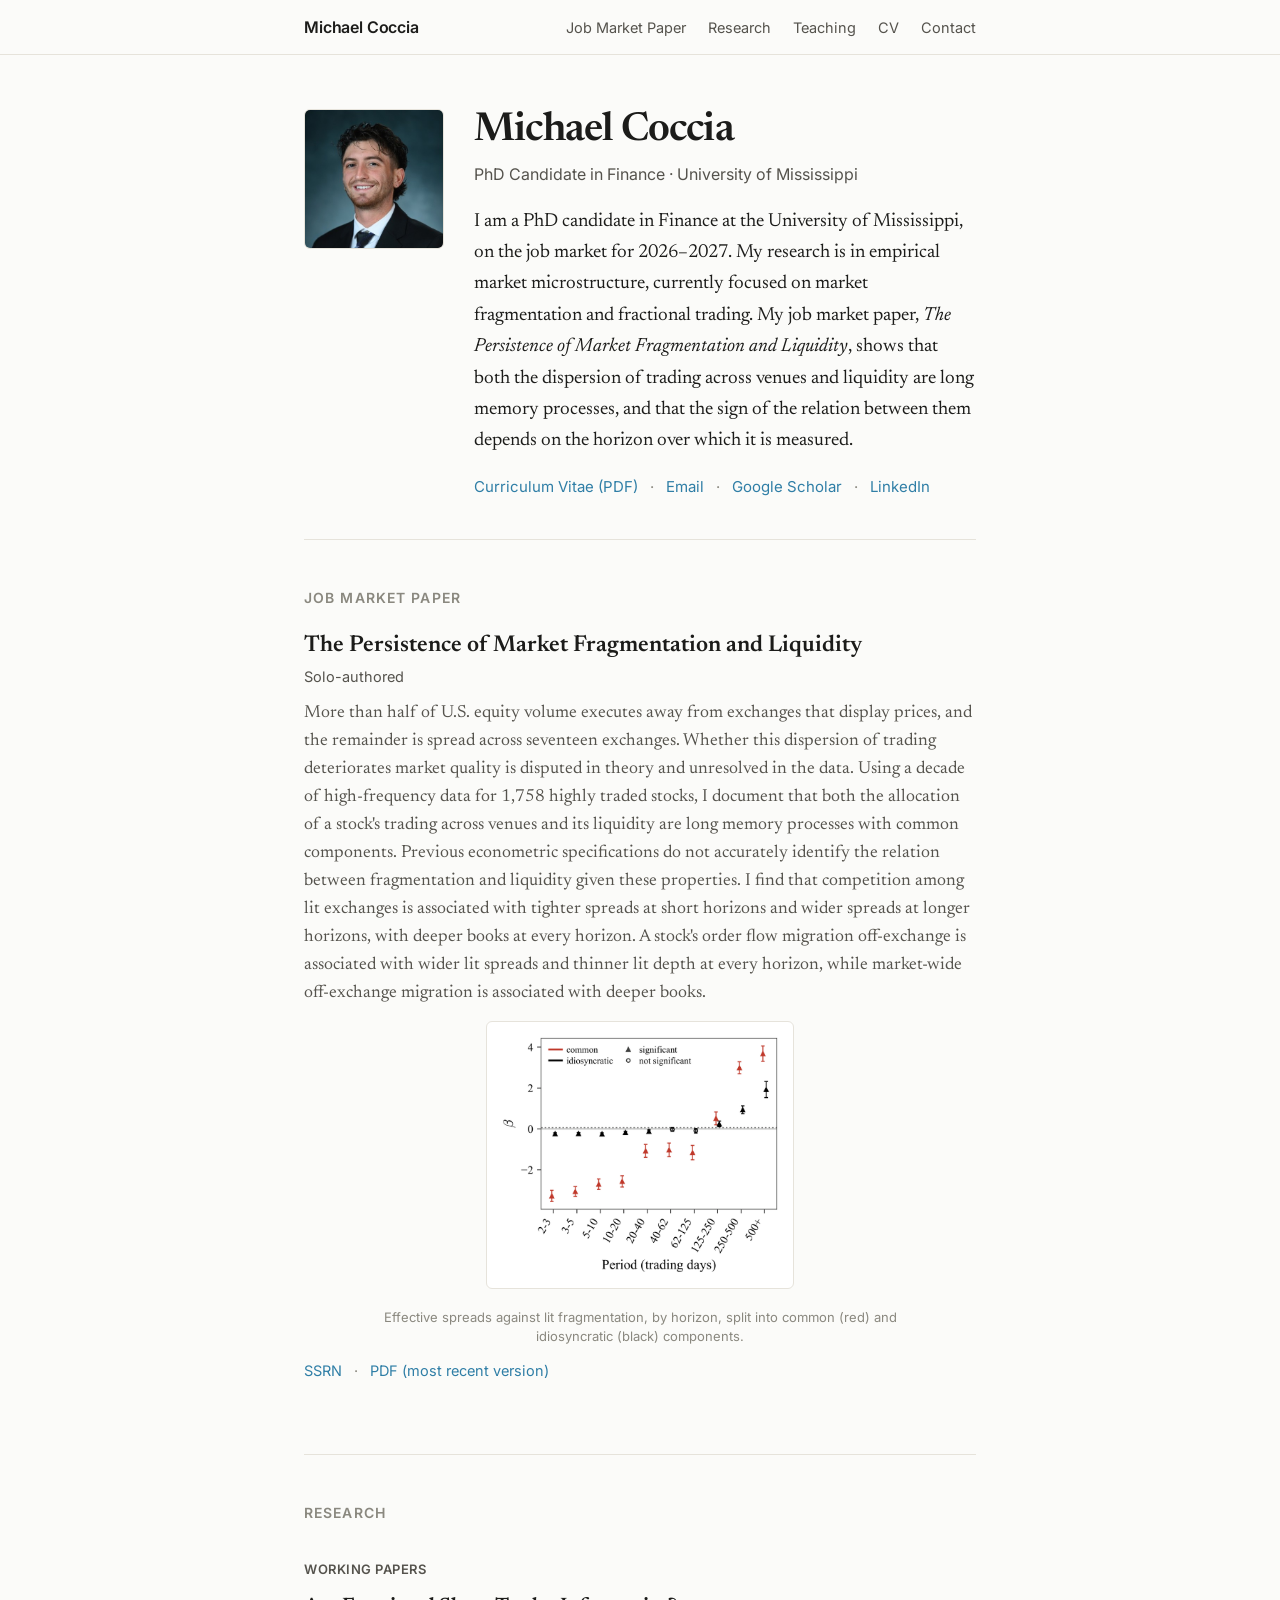
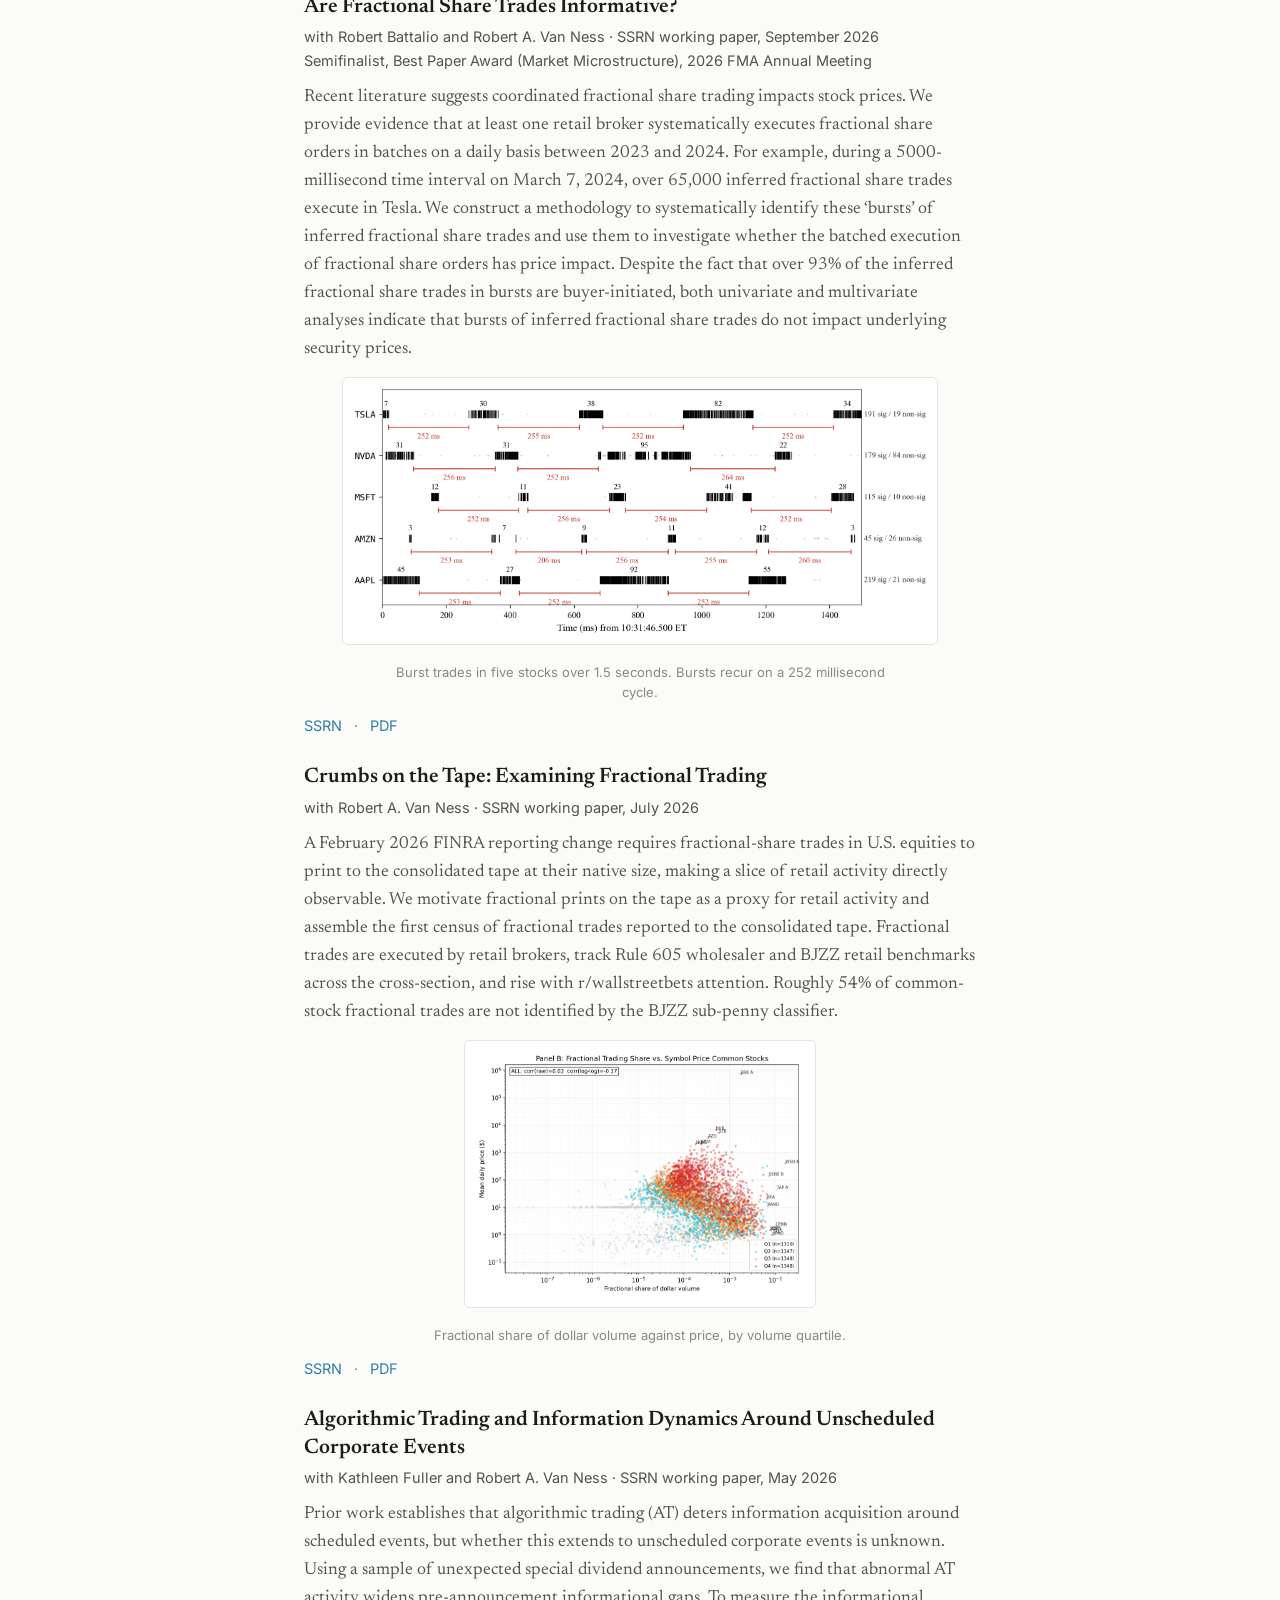
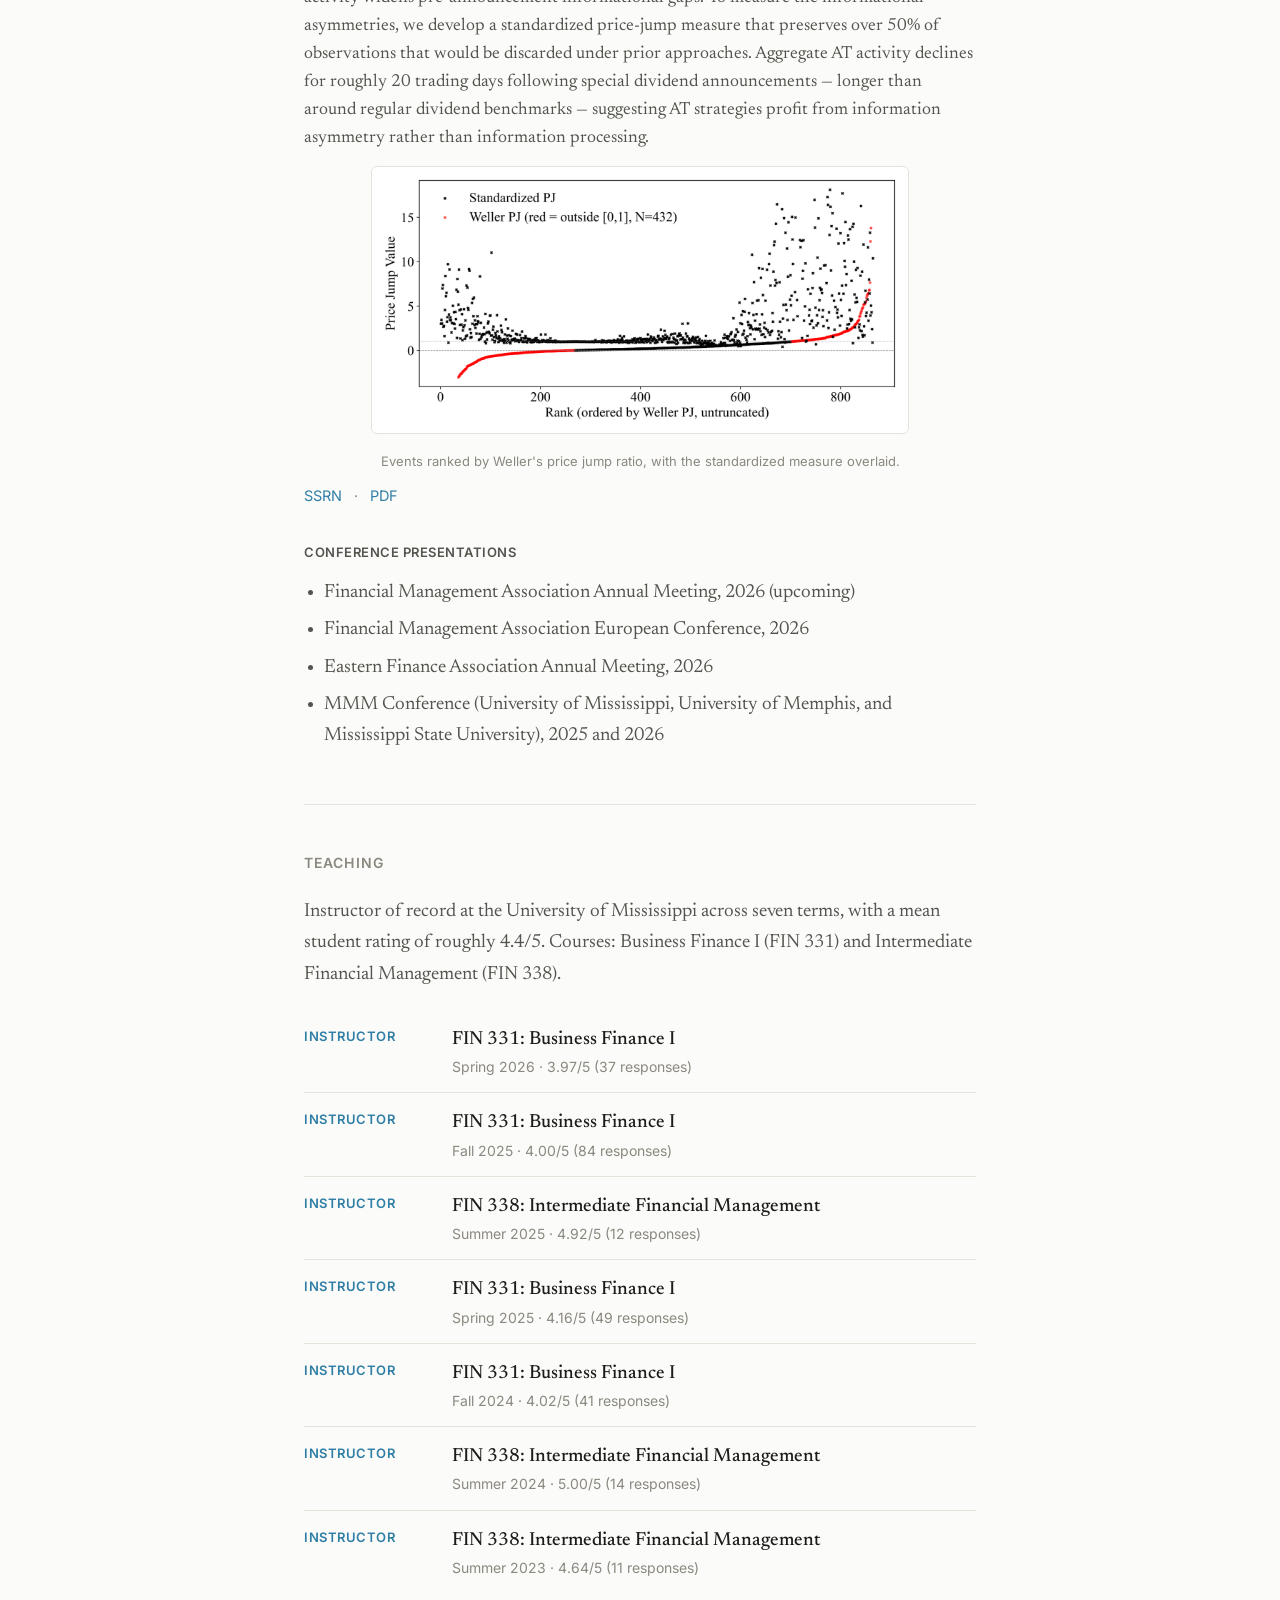
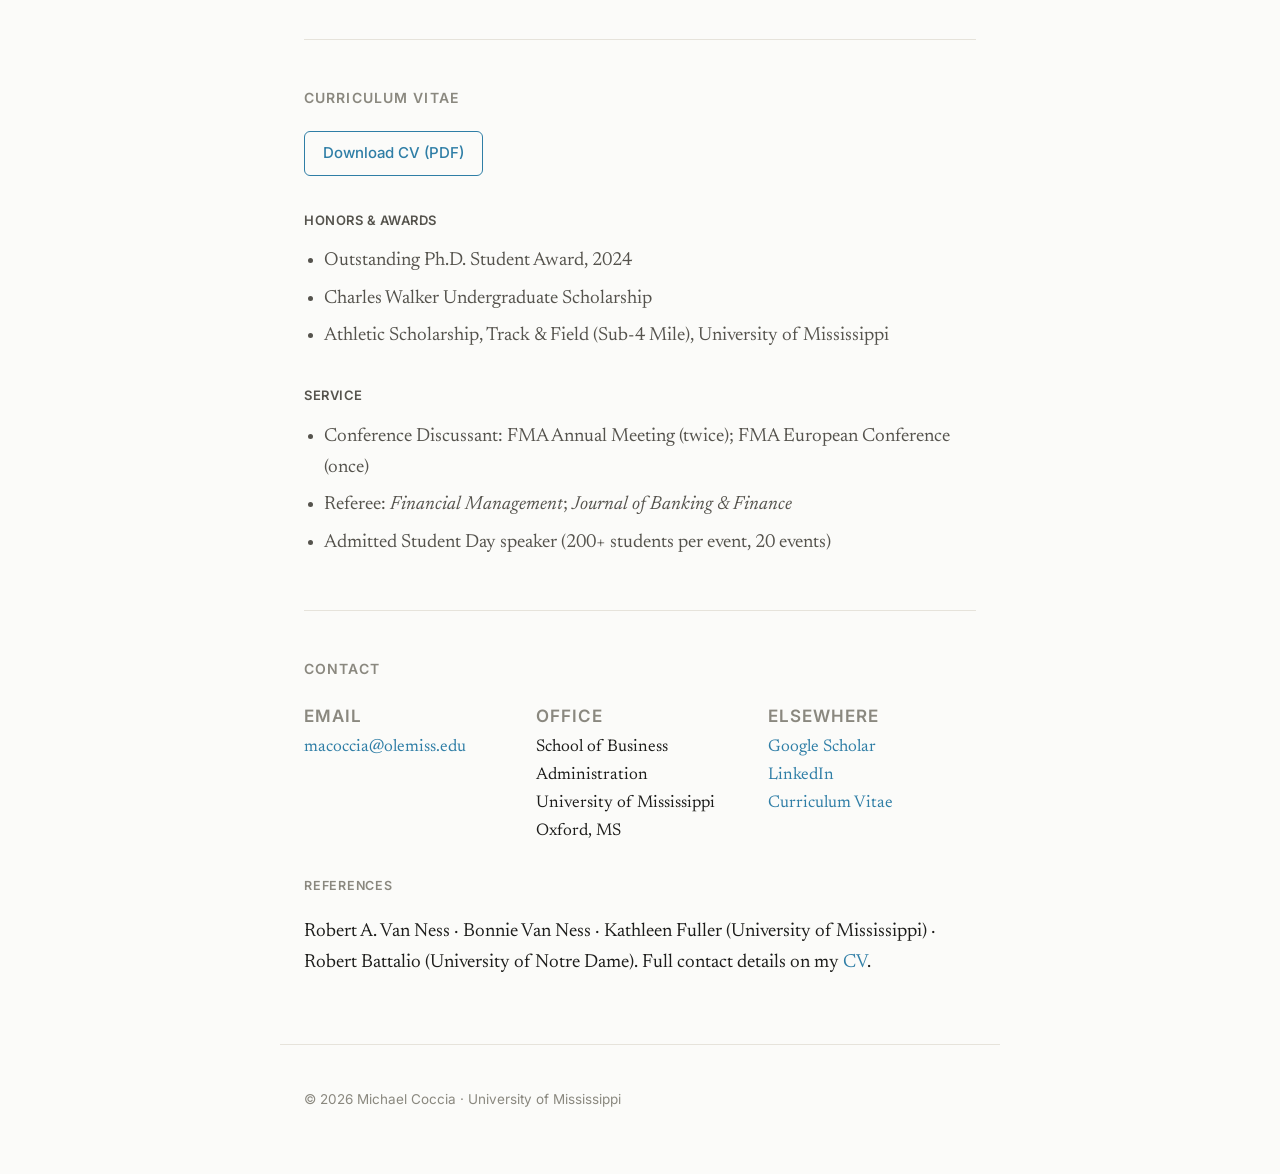
<file: index.html>
<!DOCTYPE html>
<html lang="en">
<head>
  <meta charset="UTF-8" />
  <meta name="viewport" content="width=device-width, initial-scale=1.0" />
  <title>Michael Coccia — Finance PhD Candidate, University of Mississippi</title>
  <meta name="description" content="Academic homepage of Michael Coccia, PhD candidate in Finance at the University of Mississippi. Research on market microstructure, market fragmentation, and fractional trading; teaching; and job market materials." />
  <link rel="icon" href="/favicon.ico" sizes="any" />
  <link rel="icon" type="image/svg+xml" href="/icon.svg" />
  <link rel="apple-touch-icon" href="/apple-touch-icon.png" />
  <link rel="manifest" href="/site.webmanifest" />
  <meta name="theme-color" content="#2f7ea6" />
  <link rel="canonical" href="https://michaelcoccia.com/" />
  <meta property="og:type" content="profile" />
  <meta property="og:title" content="Michael Coccia — Finance PhD Candidate, University of Mississippi" />
  <meta property="og:description" content="PhD candidate in Finance at the University of Mississippi. Research on market microstructure, market fragmentation, and fractional trading." />
  <meta property="og:url" content="https://michaelcoccia.com/" />
  <meta property="og:image" content="https://michaelcoccia.com/assets/headshot.jpg" />
  <meta name="twitter:card" content="summary" />
  <script type="application/ld+json">
  {
    "@context": "https://schema.org",
    "@type": "Person",
    "name": "Michael Coccia",
    "jobTitle": "PhD Candidate in Finance",
    "affiliation": { "@type": "CollegeOrUniversity", "name": "University of Mississippi" },
    "email": "mailto:macoccia@olemiss.edu",
    "url": "https://michaelcoccia.com/",
    "image": "https://michaelcoccia.com/assets/headshot.jpg",
    "sameAs": [
      "https://scholar.google.com/citations?user=2_nVS-4AAAAJ",
      "https://www.linkedin.com/in/michaelacoccia/"
    ]
  }
  </script>
  <link rel="stylesheet" href="style.css" />
  <link rel="preconnect" href="https://fonts.googleapis.com" />
  <link rel="preconnect" href="https://fonts.gstatic.com" crossorigin />
  <link href="https://fonts.googleapis.com/css2?family=Newsreader:ital,opsz,wght@0,6..72,400;0,6..72,500;0,6..72,600;1,6..72,400&family=Inter:wght@400;500;600&display=swap" rel="stylesheet" />
</head>
<body>
  <header class="site-header">
    <nav class="nav">
      <a class="nav-brand" href="#top">Michael Coccia</a>
      <ul class="nav-links">
        <li><a href="#jmp">Job Market Paper</a></li>
        <li><a href="#research">Research</a></li>
        <li><a href="#teaching">Teaching</a></li>
        <li><a href="#cv">CV</a></li>
        <li><a href="#contact">Contact</a></li>
      </ul>
    </nav>
  </header>

  <main id="top">

    <section class="intro">
      <div class="intro-grid">
        <div class="intro-photo">
          <img src="assets/headshot.jpg" alt="Michael Coccia" onerror="this.closest('.intro-photo').style.display='none'" />
        </div>
        <div class="intro-text">
          <h1>Michael Coccia</h1>
          <p class="tagline">PhD Candidate in Finance · University of Mississippi</p>
          <p class="bio">
            I am a PhD candidate in Finance at the University of Mississippi, on the
            job market for 2026–2027. My research is in empirical market
            microstructure, currently focused on market fragmentation and fractional
            trading. My job market paper,
            <em>The Persistence of Market Fragmentation and Liquidity</em>, shows
            that both the dispersion of trading across venues and liquidity are long
            memory processes, and that the sign of the relation between them depends
            on the horizon over which it is measured.
          </p>
          <p class="intro-links">
            <a href="assets/cv.pdf">Curriculum Vitae (PDF)</a>
            <span class="dot">·</span>
            <a href="mailto:macoccia@olemiss.edu">Email</a>
            <span class="dot">·</span>
            <a href="https://scholar.google.com/citations?user=2_nVS-4AAAAJ">Google Scholar</a>
            <span class="dot">·</span>
            <a href="https://www.linkedin.com/in/michaelacoccia/">LinkedIn</a>
          </p>
        </div>
      </div>
    </section>

    <section id="jmp" class="section">
      <h2>Job Market Paper</h2>
      <article class="paper jmp">
        <h3 class="paper-title">The Persistence of Market Fragmentation and Liquidity</h3>
        <p class="paper-meta">Solo-authored</p>
        <p class="paper-abstract">
        <!-- jmp-abstract:start -->
          More than half of U.S. equity volume executes away from exchanges that display
          prices, and the remainder is spread across seventeen exchanges. Whether this
          dispersion of trading deteriorates market quality is disputed in theory and
          unresolved in the data. Using a decade of high-frequency data for 1,758 highly
          traded stocks, I document that both the allocation of a stock's trading across
          venues and its liquidity are long memory processes with common components.
          Previous econometric specifications do not accurately identify the relation
          between fragmentation and liquidity given these properties. I find that
          competition among lit exchanges is associated with tighter spreads at short
          horizons and wider spreads at longer horizons, with deeper books at every
          horizon. A stock's order flow migration off-exchange is associated with wider
          lit spreads and thinner lit depth at every horizon, while market-wide
          off-exchange migration is associated with deeper books.
        <!-- jmp-abstract:end -->
        </p>
        <figure class="paper-figure">
          <a href="assets/jmp.pdf">
            <img src="assets/figs/jmp.png" alt="Coefficients on lit fragmentation by frequency band, split into common and idiosyncratic components" loading="lazy" />
          </a>
          <figcaption>Effective spreads against lit fragmentation, by horizon, split into common (red) and idiosyncratic (black) components.</figcaption>
        </figure>
        <p class="paper-links">
          <a href="https://papers.ssrn.com/sol3/papers.cfm?abstract_id=7504758">SSRN</a>
          <span class="dot">·</span>
          <a href="assets/jmp.pdf">PDF (most recent version)</a>
        </p>
      </article>
    </section>

    <section id="research" class="section">
      <h2>Research</h2>

      <h4 class="subhead">Working Papers</h4>
      <ol class="paper-list">
        <li class="paper">
          <h3 class="paper-title">Are Fractional Share Trades Informative?</h3>
          <p class="paper-meta">with Robert Battalio and Robert A. Van Ness · SSRN working paper, September 2026<br />
            Semifinalist, Best Paper Award (Market Microstructure), 2026 FMA Annual Meeting</p>
          <p class="paper-abstract">
            Recent literature suggests coordinated fractional share trading impacts stock
            prices. We provide evidence that at least one retail broker systematically
            executes fractional share orders in batches on a daily basis between 2023 and
            2024. For example, during a 5000-millisecond time interval on March 7, 2024,
            over 65,000 inferred fractional share trades execute in Tesla. We construct a
            methodology to systematically identify these ‘bursts’ of inferred fractional
            share trades and use them to investigate whether the batched execution of
            fractional share orders has price impact. Despite the fact that over 93% of the
            inferred fractional share trades in bursts are buyer-initiated, both univariate
            and multivariate analyses indicate that bursts of inferred fractional share
            trades do not impact underlying security prices.
          </p>
          <figure class="paper-figure">
            <a href="assets/bursts.pdf">
              <img src="assets/figs/bursts.png" alt="Millisecond timeline of burst signature trades in five stocks" loading="lazy" />
            </a>
            <figcaption>Burst trades in five stocks over 1.5 seconds. Bursts recur on a 252 millisecond cycle.</figcaption>
          </figure>
          <p class="paper-links">
            <a href="https://papers.ssrn.com/sol3/papers.cfm?abstract_id=7443898">SSRN</a>
            <span class="dot">·</span>
            <a href="assets/bursts.pdf">PDF</a>
          </p>
        </li>
        <li class="paper">
          <h3 class="paper-title">Crumbs on the Tape: Examining Fractional Trading</h3>
          <p class="paper-meta">with Robert A. Van Ness · SSRN working paper, July 2026</p>
          <p class="paper-abstract">
            A February 2026 FINRA reporting change requires fractional-share trades in
            U.S. equities to print to the consolidated tape at their native size, making
            a slice of retail activity directly observable. We motivate fractional prints
            on the tape as a proxy for retail activity and assemble the first census of
            fractional trades reported to the consolidated tape. Fractional trades are
            executed by retail brokers, track Rule 605 wholesaler and BJZZ retail
            benchmarks across the cross-section, and rise with r/wallstreetbets attention.
            Roughly 54% of common-stock fractional trades are not identified by the BJZZ
            sub-penny classifier.
          </p>
          <figure class="paper-figure">
            <a href="assets/crumbs.pdf">
              <img src="assets/figs/crumbs.png" alt="Fractional share of dollar volume against mean daily price for common stocks" loading="lazy" />
            </a>
            <figcaption>Fractional share of dollar volume against price, by volume quartile.</figcaption>
          </figure>
          <p class="paper-links">
            <a href="https://papers.ssrn.com/sol3/papers.cfm?abstract_id=6916358">SSRN</a>
            <span class="dot">·</span>
            <a href="assets/crumbs.pdf">PDF</a>
          </p>
        </li>
        <li class="paper">
          <h3 class="paper-title">Algorithmic Trading and Information Dynamics Around Unscheduled Corporate Events</h3>
          <p class="paper-meta">with Kathleen Fuller and Robert A. Van Ness · SSRN working paper, May 2026</p>
          <p class="paper-abstract">
            Prior work establishes that algorithmic trading (AT) deters information
            acquisition around scheduled events, but whether this extends to unscheduled
            corporate events is unknown. Using a sample of unexpected special dividend
            announcements, we find that abnormal AT activity widens pre-announcement
            informational gaps. To measure the informational asymmetries, we develop a
            standardized price-jump measure that preserves over 50% of observations that
            would be discarded under prior approaches. Aggregate AT activity declines for
            roughly 20 trading days following special dividend announcements — longer than
            around regular dividend benchmarks — suggesting AT strategies profit from
            information asymmetry rather than information processing.
          </p>
          <figure class="paper-figure">
            <a href="assets/algo-events.pdf">
              <img src="assets/figs/algo-events.png" alt="Events ranked by Weller's price jump ratio with the standardized measure overlaid" loading="lazy" />
            </a>
            <figcaption>Events ranked by Weller's price jump ratio, with the standardized measure overlaid.</figcaption>
          </figure>
          <p class="paper-links">
            <a href="https://papers.ssrn.com/sol3/papers.cfm?abstract_id=6711814">SSRN</a>
            <span class="dot">·</span>
            <a href="assets/algo-events.pdf">PDF</a>
          </p>
        </li>
      </ol>

      <h4 class="subhead">Conference Presentations</h4>
      <ul class="wip-list">
        <li>Financial Management Association Annual Meeting, 2026 (upcoming)</li>
        <li>Financial Management Association European Conference, 2026</li>
        <li>Eastern Finance Association Annual Meeting, 2026</li>
        <li>MMM Conference (University of Mississippi, University of Memphis, and Mississippi State University), 2025 and 2026</li>
      </ul>
    </section>

    <section id="teaching" class="section">
      <h2>Teaching</h2>
      <p class="section-lead">
        Instructor of record at the University of Mississippi across seven terms,
        with a mean student rating of roughly 4.4/5. Courses: Business Finance I
        (FIN&nbsp;331) and Intermediate Financial Management (FIN&nbsp;338).
      </p>
      <ul class="teaching-list">
        <li class="teaching-item">
          <div class="teaching-role">Instructor</div>
          <div class="teaching-body">
            <span class="course">FIN 331: Business Finance I</span>
            <span class="teaching-meta">Spring 2026 · 3.97/5 (37 responses)</span>
          </div>
        </li>
        <li class="teaching-item">
          <div class="teaching-role">Instructor</div>
          <div class="teaching-body">
            <span class="course">FIN 331: Business Finance I</span>
            <span class="teaching-meta">Fall 2025 · 4.00/5 (84 responses)</span>
          </div>
        </li>
        <li class="teaching-item">
          <div class="teaching-role">Instructor</div>
          <div class="teaching-body">
            <span class="course">FIN 338: Intermediate Financial Management</span>
            <span class="teaching-meta">Summer 2025 · 4.92/5 (12 responses)</span>
          </div>
        </li>
        <li class="teaching-item">
          <div class="teaching-role">Instructor</div>
          <div class="teaching-body">
            <span class="course">FIN 331: Business Finance I</span>
            <span class="teaching-meta">Spring 2025 · 4.16/5 (49 responses)</span>
          </div>
        </li>
        <li class="teaching-item">
          <div class="teaching-role">Instructor</div>
          <div class="teaching-body">
            <span class="course">FIN 331: Business Finance I</span>
            <span class="teaching-meta">Fall 2024 · 4.02/5 (41 responses)</span>
          </div>
        </li>
        <li class="teaching-item">
          <div class="teaching-role">Instructor</div>
          <div class="teaching-body">
            <span class="course">FIN 338: Intermediate Financial Management</span>
            <span class="teaching-meta">Summer 2024 · 5.00/5 (14 responses)</span>
          </div>
        </li>
        <li class="teaching-item">
          <div class="teaching-role">Instructor</div>
          <div class="teaching-body">
            <span class="course">FIN 338: Intermediate Financial Management</span>
            <span class="teaching-meta">Summer 2023 · 4.64/5 (11 responses)</span>
          </div>
        </li>
      </ul>
    </section>

    <section id="cv" class="section">
      <h2>Curriculum Vitae</h2>
      <p><a class="button" href="assets/cv.pdf">Download CV (PDF)</a></p>
      <h4 class="subhead">Honors &amp; Awards</h4>
      <ul class="wip-list">
        <li>Outstanding Ph.D. Student Award, 2024</li>
        <li>Charles Walker Undergraduate Scholarship</li>
        <li>Athletic Scholarship, Track &amp; Field (Sub-4 Mile), University of Mississippi</li>
      </ul>
      <h4 class="subhead">Service</h4>
      <ul class="wip-list">
        <li>Conference Discussant: FMA Annual Meeting (twice); FMA European Conference (once)</li>
        <li>Referee: <em>Financial Management</em>; <em>Journal of Banking &amp; Finance</em></li>
        <li>Admitted Student Day speaker (200+ students per event, 20 events)</li>
      </ul>
    </section>

    <section id="contact" class="section">
      <h2>Contact</h2>
      <div class="contact-grid">
        <div>
          <p class="contact-label">Email</p>
          <p><a href="mailto:macoccia@olemiss.edu">macoccia@olemiss.edu</a></p>
        </div>
        <div>
          <p class="contact-label">Office</p>
          <p>School of Business Administration<br />University of Mississippi<br />Oxford, MS</p>
        </div>
        <div>
          <p class="contact-label">Elsewhere</p>
          <p>
            <a href="https://scholar.google.com/citations?user=2_nVS-4AAAAJ">Google Scholar</a><br />
            <a href="https://www.linkedin.com/in/michaelacoccia/">LinkedIn</a><br />
            <a href="assets/cv.pdf">Curriculum Vitae</a>
          </p>
        </div>
      </div>
      <div class="references">
        <p class="contact-label">References</p>
        <p>
          Robert A. Van Ness · Bonnie Van Ness · Kathleen Fuller (University of
          Mississippi) · Robert Battalio (University of Notre Dame). Full contact
          details on my <a href="assets/cv.pdf">CV</a>.
        </p>
      </div>
    </section>

  </main>

  <footer class="site-footer">
    <p>© <span id="year"></span> Michael Coccia · University of Mississippi</p>
  </footer>

  <script>
    document.getElementById('year').textContent = new Date().getFullYear();
  </script>
</body>
</html>
</file>
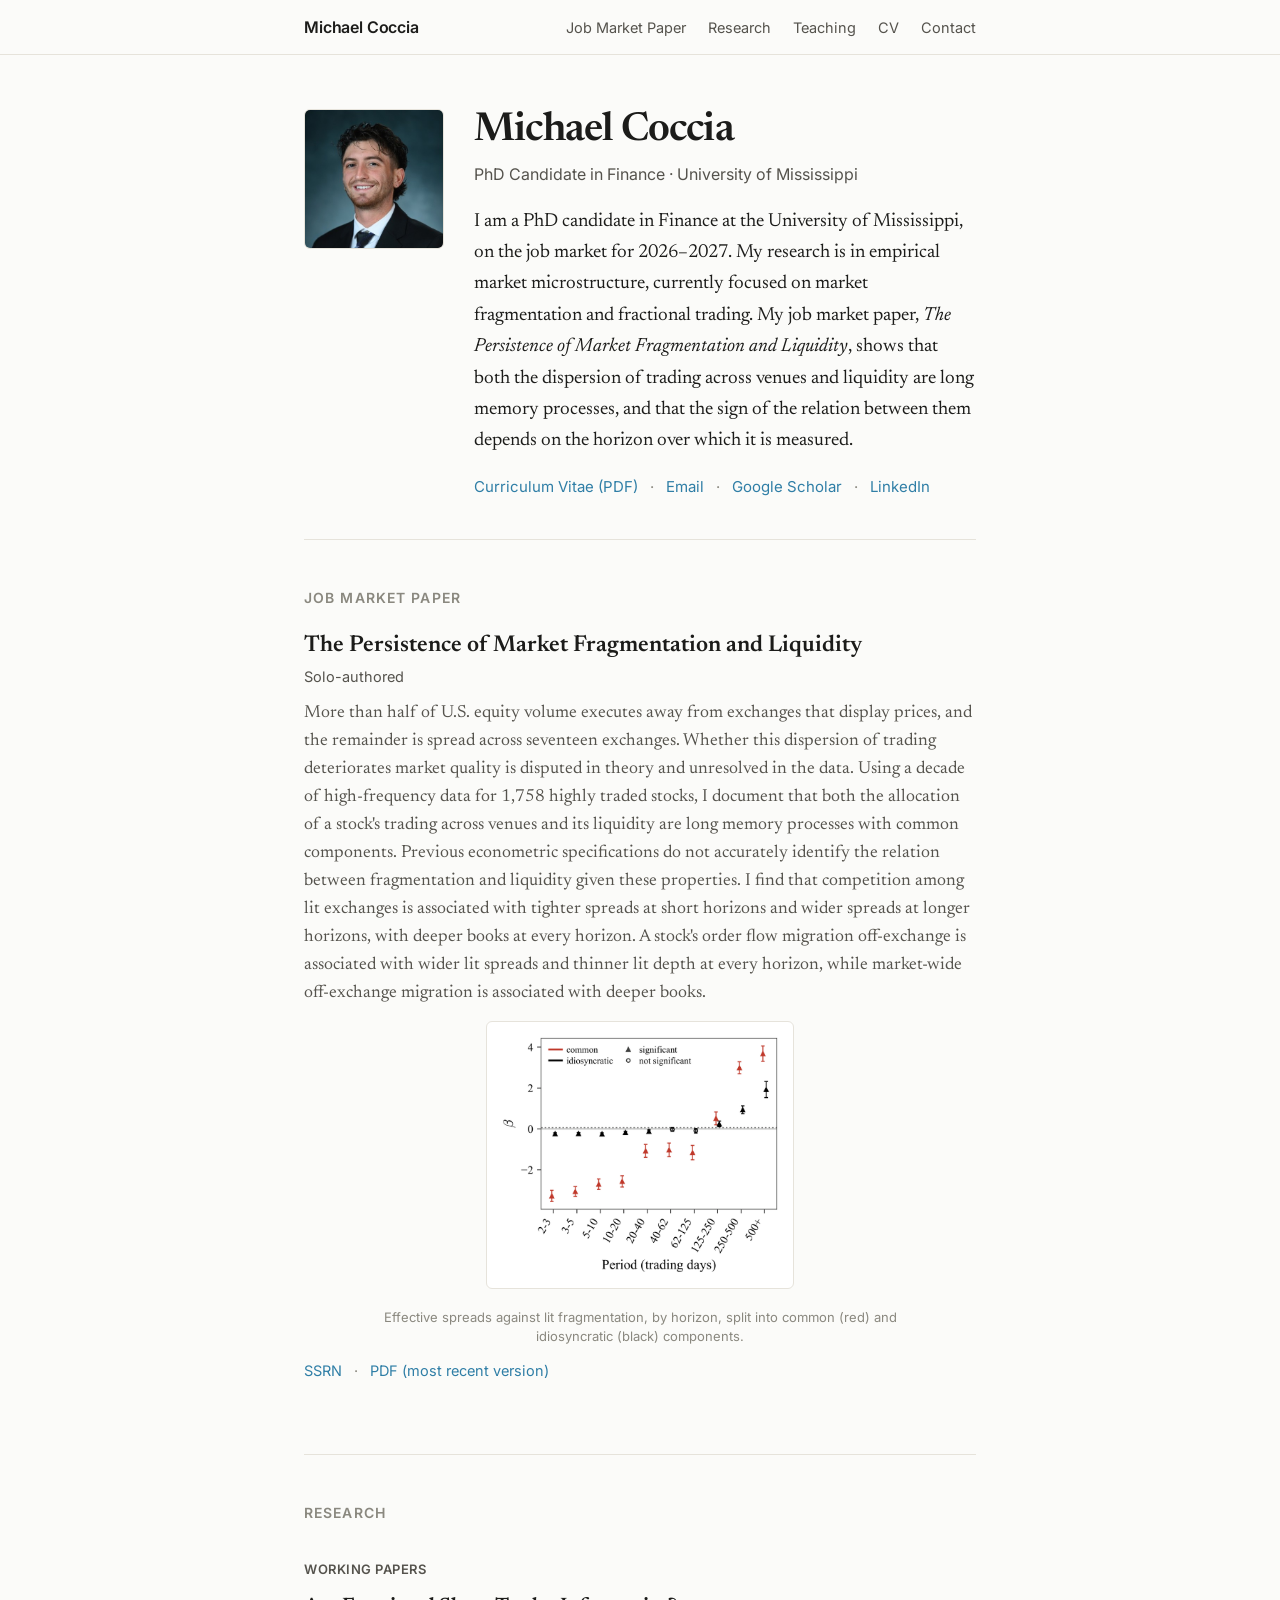
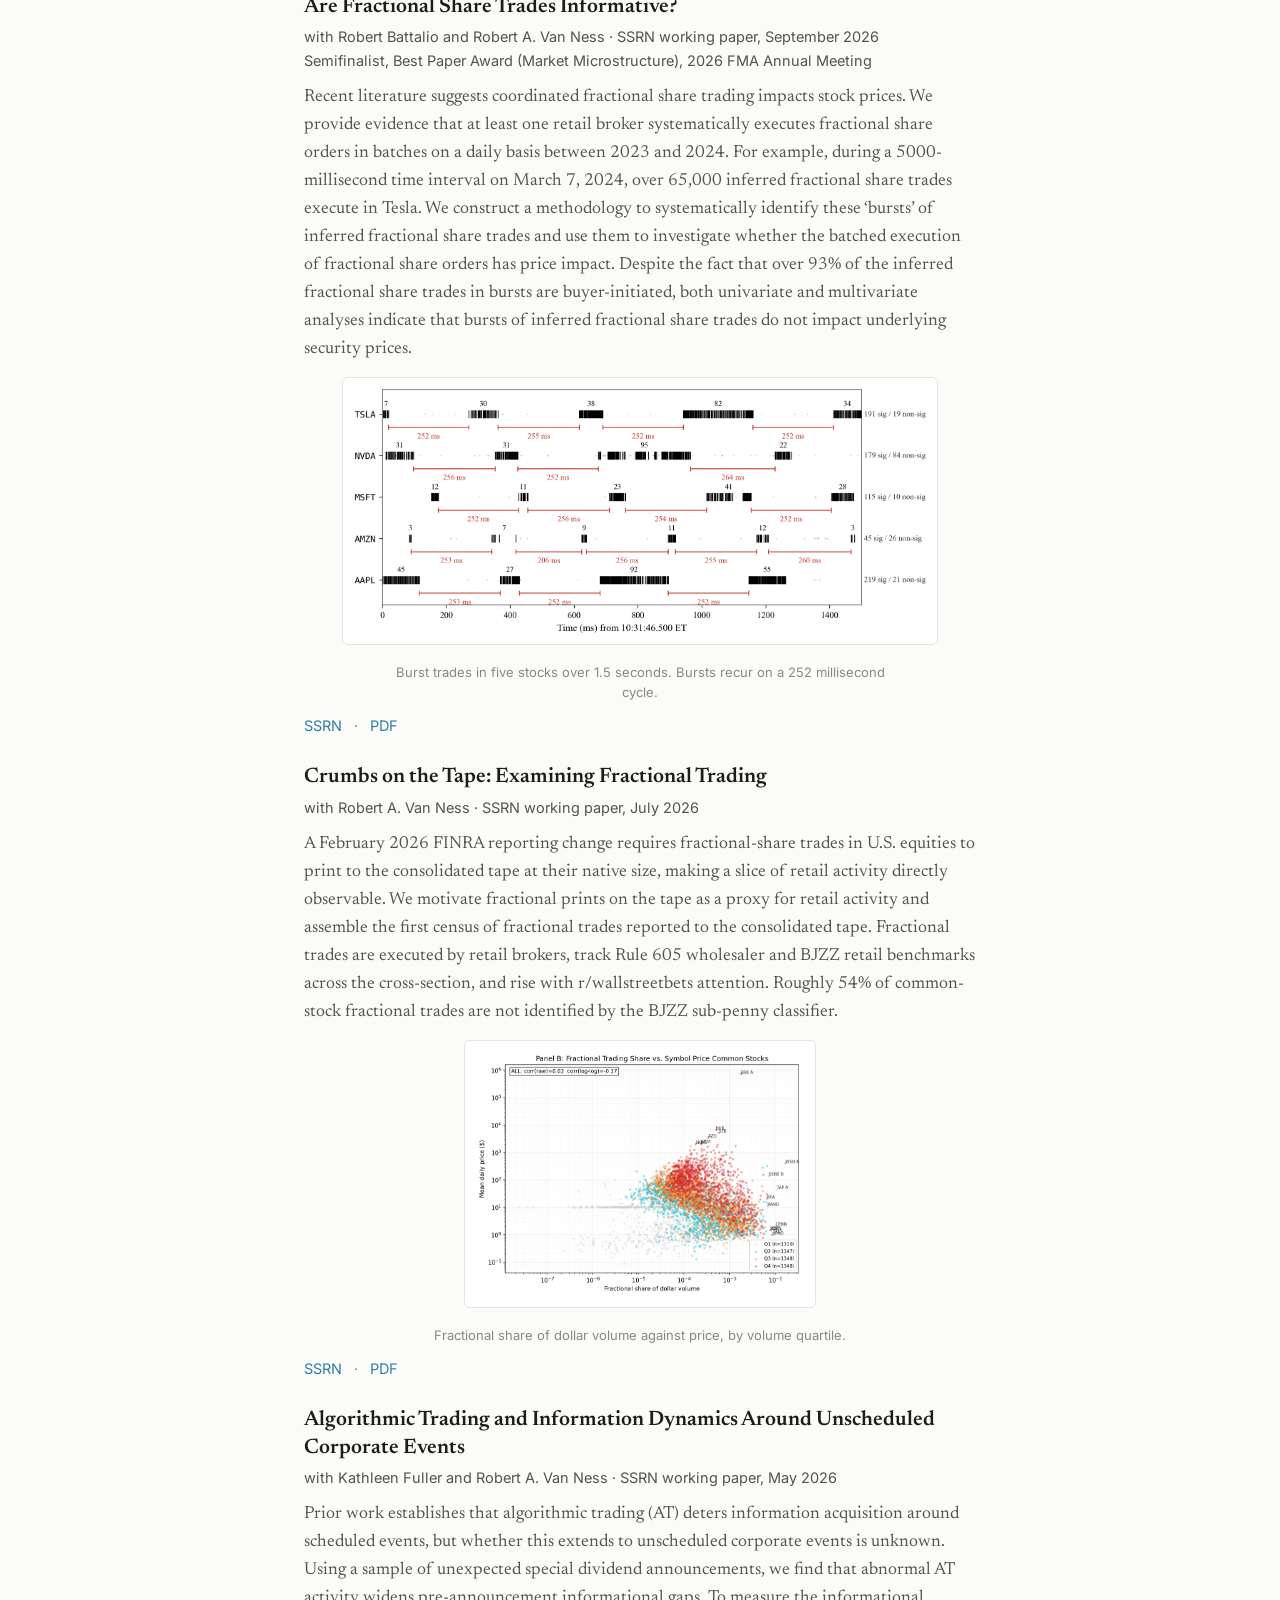
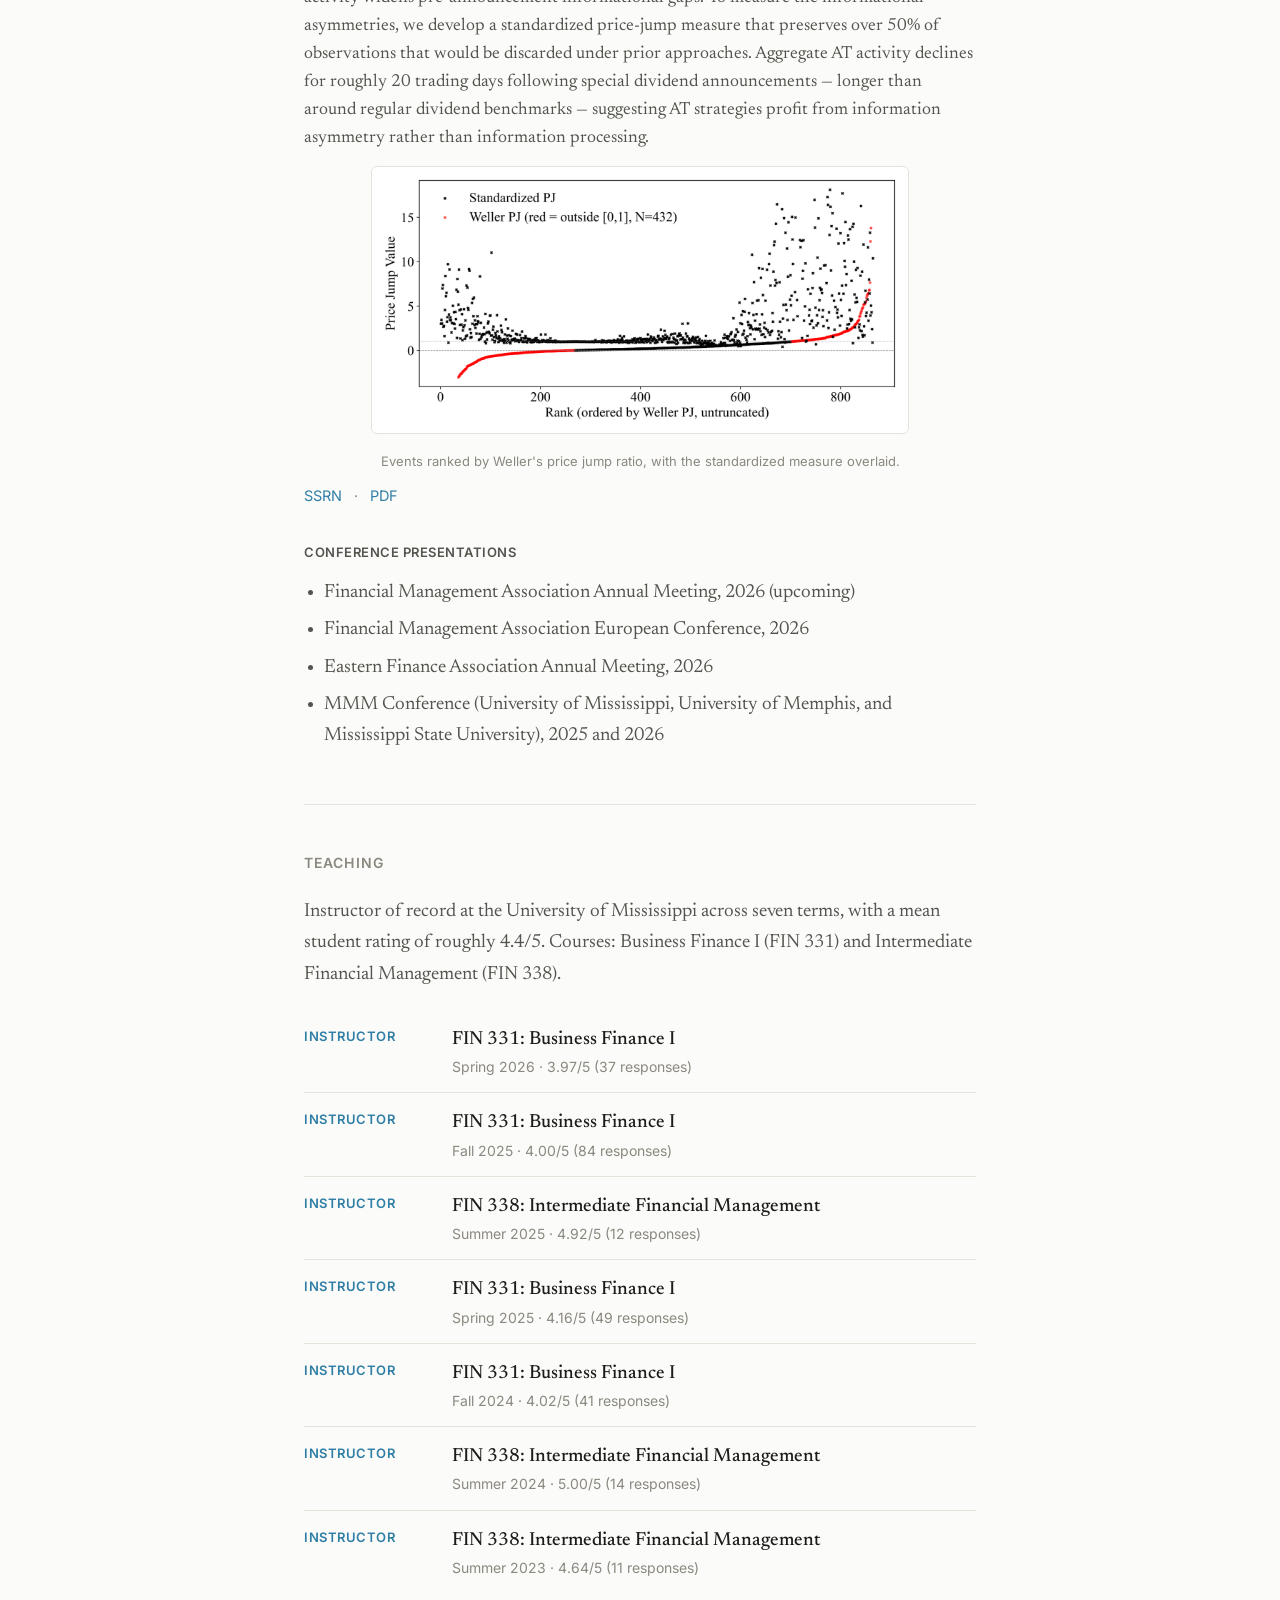
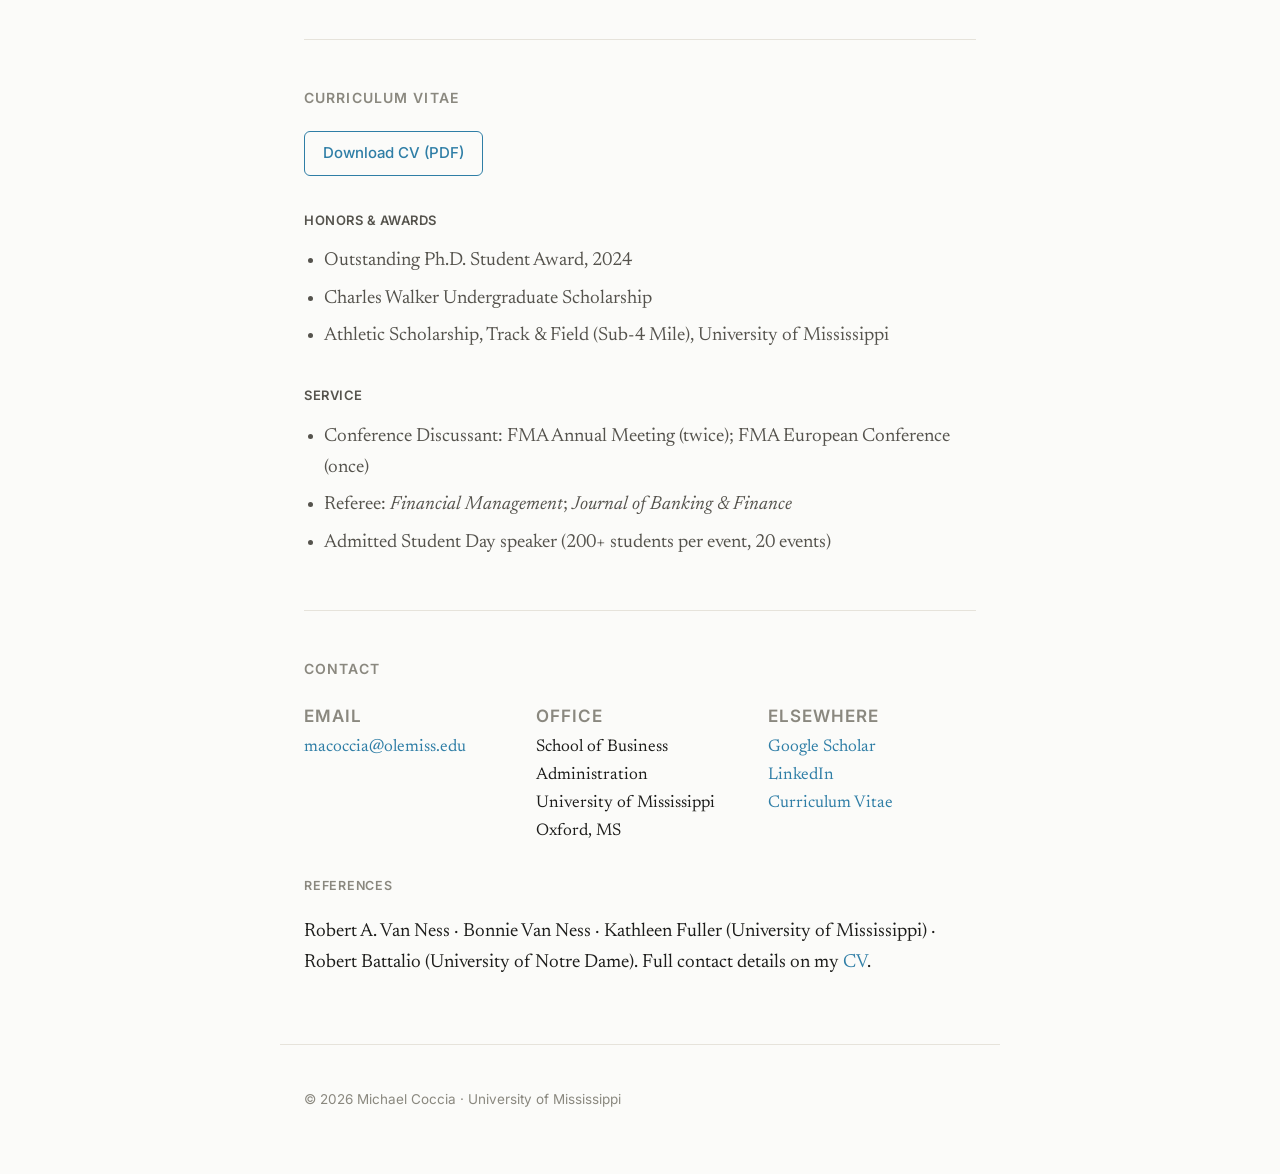
<file: jmp/index.html>
<!DOCTYPE html>
<html lang="en">
<head>
  <meta charset="UTF-8" />
  <meta http-equiv="refresh" content="0; url=/#jmp" />
  <link rel="canonical" href="https://michaelcoccia.com/#jmp" />
  <meta name="robots" content="noindex" />
  <title>Job Market Paper — Michael Coccia</title>
  <script>window.location.replace("/#jmp");</script>
</head>
<body>
  <p>Redirecting to the <a href="/#jmp">job market paper</a>.
     The PDF is <a href="/assets/jmp.pdf">here</a>.</p>
</body>
</html>
</file>
<file: style.css>
/* ===== Design tokens ===== */
:root {
  --bg: #fbfbf9;
  --surface: #ffffff;
  --text: #1c1c1a;
  --text-soft: #55534d;
  --muted: #8a887f;
  --border: #e6e3db;
  --accent: #2f7ea6;        /* powder / sky blue */
  --accent-soft: #4a97bd;
  --maxw: 720px;
  --serif: "Newsreader", Georgia, "Times New Roman", serif;
  --sans: "Inter", -apple-system, BlinkMacSystemFont, "Segoe UI", sans-serif;
}

@media (prefers-color-scheme: dark) {
  :root {
    --bg: #161614;
    --surface: #1e1e1b;
    --text: #ededea;
    --text-soft: #b9b6ae;
    --muted: #86847c;
    --border: #2e2e2a;
    --accent: #86c5e0;
    --accent-soft: #a3d4ea;
  }
}

/* ===== Base ===== */
* { box-sizing: border-box; }

html { scroll-behavior: smooth; scroll-padding-top: 72px; }

body {
  margin: 0;
  background: var(--bg);
  color: var(--text);
  font-family: var(--serif);
  font-size: 19px;
  line-height: 1.65;
  -webkit-font-smoothing: antialiased;
}

a {
  color: var(--accent);
  text-decoration: none;
  text-underline-offset: 2px;
}
a:hover { text-decoration: underline; }

/* ===== Header / nav ===== */
.site-header {
  position: sticky;
  top: 0;
  z-index: 10;
  background: color-mix(in srgb, var(--bg) 88%, transparent);
  backdrop-filter: saturate(1.4) blur(8px);
  border-bottom: 1px solid var(--border);
}
.nav {
  max-width: var(--maxw);
  margin: 0 auto;
  padding: 14px 24px;
  display: flex;
  align-items: baseline;
  justify-content: space-between;
  gap: 16px;
}
.nav-brand {
  font-family: var(--sans);
  font-weight: 600;
  font-size: 16px;
  color: var(--text);
  letter-spacing: -0.01em;
}
.nav-links {
  display: flex;
  gap: 22px;
  list-style: none;
  margin: 0;
  padding: 0;
  font-family: var(--sans);
  font-size: 14.5px;
}
.nav-links a { color: var(--text-soft); }
.nav-links a:hover { color: var(--accent); text-decoration: none; }

/* ===== Layout ===== */
main { max-width: var(--maxw); margin: 0 auto; padding: 0 24px; }

.section {
  padding: 46px 0;
  border-top: 1px solid var(--border);
}
h2 {
  font-family: var(--sans);
  font-size: 14px;
  font-weight: 600;
  letter-spacing: 0.08em;
  text-transform: uppercase;
  color: var(--muted);
  margin: 0 0 22px;
}
.subhead {
  font-family: var(--sans);
  font-size: 13px;
  font-weight: 600;
  letter-spacing: 0.04em;
  text-transform: uppercase;
  color: var(--text-soft);
  margin: 34px 0 14px;
}

/* ===== Intro ===== */
.intro { padding: 54px 0 40px; }
.intro-grid {
  display: grid;
  grid-template-columns: 140px 1fr;
  gap: 30px;
  align-items: start;
}
.intro-photo img {
  width: 140px;
  height: 140px;
  object-fit: cover;
  border-radius: 6px;
  border: 1px solid var(--border);
}
.intro-text h1 {
  font-size: 40px;
  line-height: 1.1;
  font-weight: 600;
  letter-spacing: -0.02em;
  margin: 0 0 8px;
}
.tagline {
  font-family: var(--sans);
  font-size: 16px;
  color: var(--text-soft);
  margin: 0 0 18px;
}
.bio { margin: 0 0 18px; color: var(--text); }
.intro-links {
  font-family: var(--sans);
  font-size: 15px;
  margin: 0;
}
.dot { color: var(--muted); margin: 0 8px; }

/* ===== Papers ===== */
.paper { margin: 0 0 26px; }
.paper-list { list-style: none; margin: 0; padding: 0; counter-reset: paper; }
.paper-list > li { margin: 0 0 26px; }
.paper-title {
  font-size: 21px;
  font-weight: 600;
  line-height: 1.3;
  margin: 0 0 4px;
}
.jmp .paper-title { font-size: 23px; }
.paper-meta {
  font-family: var(--sans);
  font-size: 14.5px;
  color: var(--text-soft);
  margin: 0 0 10px;
}
.paper-abstract {
  font-size: 17.5px;
  line-height: 1.6;
  color: var(--text-soft);
  margin: 0 0 10px;
}
.paper-links {
  font-family: var(--sans);
  font-size: 14.5px;
  margin: 0;
}
.muted-link { font-family: var(--sans); font-size: 14.5px; color: var(--muted); }
.wip-list { margin: 0; padding-left: 20px; color: var(--text-soft); }
.wip-list li { margin: 0 0 6px; }

/* ===== Teaching ===== */
.section-lead { color: var(--text-soft); margin: 0 0 20px; }
.teaching-list { list-style: none; margin: 0; padding: 0; }
.teaching-item {
  display: grid;
  grid-template-columns: 130px 1fr;
  gap: 18px;
  padding: 14px 0;
  border-bottom: 1px solid var(--border);
}
.teaching-item:last-child { border-bottom: none; }
.teaching-role {
  font-family: var(--sans);
  font-size: 13px;
  font-weight: 600;
  text-transform: uppercase;
  letter-spacing: 0.04em;
  color: var(--accent);
  padding-top: 2px;
}
.teaching-body { display: flex; flex-direction: column; }
.course { font-weight: 500; }
.teaching-meta {
  font-family: var(--sans);
  font-size: 14px;
  color: var(--muted);
}

/* ===== Buttons ===== */
.button {
  display: inline-block;
  font-family: var(--sans);
  font-size: 15px;
  font-weight: 500;
  padding: 9px 18px;
  border: 1px solid var(--accent);
  border-radius: 6px;
  color: var(--accent);
}
.button:hover { background: var(--accent); color: #fff; text-decoration: none; }

/* ===== Contact ===== */
.contact-grid {
  display: grid;
  grid-template-columns: repeat(3, 1fr);
  gap: 24px;
}
.contact-label {
  font-family: var(--sans);
  font-size: 12.5px;
  font-weight: 600;
  text-transform: uppercase;
  letter-spacing: 0.06em;
  color: var(--muted);
  margin: 0 0 4px;
}
.contact-grid p { margin: 0 0 4px; font-size: 17px; }
.references { margin-top: 26px; }

/* ===== Footer ===== */
.site-footer {
  max-width: var(--maxw);
  margin: 0 auto;
  padding: 30px 24px 50px;
  border-top: 1px solid var(--border);
  font-family: var(--sans);
  font-size: 13.5px;
  color: var(--muted);
}

/* ===== Responsive ===== */
@media (max-width: 620px) {
  body { font-size: 18px; }
  .nav-links { gap: 16px; }
  .intro-grid { grid-template-columns: 1fr; gap: 20px; }
  .intro-photo img { width: 110px; height: 110px; }
  .intro-text h1 { font-size: 32px; }
  .contact-grid { grid-template-columns: 1fr; }
  .teaching-item { grid-template-columns: 1fr; gap: 4px; }
}

/* ===== Paper figures ===== */
.paper-figure {
  margin: 14px 0 12px;
  padding: 0;
  max-width: 100%;
  text-align: center;
}
.paper-figure a {
  display: inline-block;
  background: #ffffff;
  border: 1px solid var(--border);
  border-radius: 6px;
  padding: 8px;
  max-width: 100%;
}
.paper-figure a:hover { border-color: var(--accent); }
.paper-figure img {
  display: block;
  max-height: 250px;
  max-width: 100%;
  width: auto;
  height: auto;
  border-radius: 2px;
}
.paper-figure figcaption {
  font-family: var(--sans);
  font-size: 13px;
  line-height: 1.5;
  color: var(--muted);
  margin: 7px auto 0;
  max-width: 520px;
  text-align: center;
}
@media (max-width: 620px) {
  .paper-figure img { max-height: 200px; }
}
</file>
